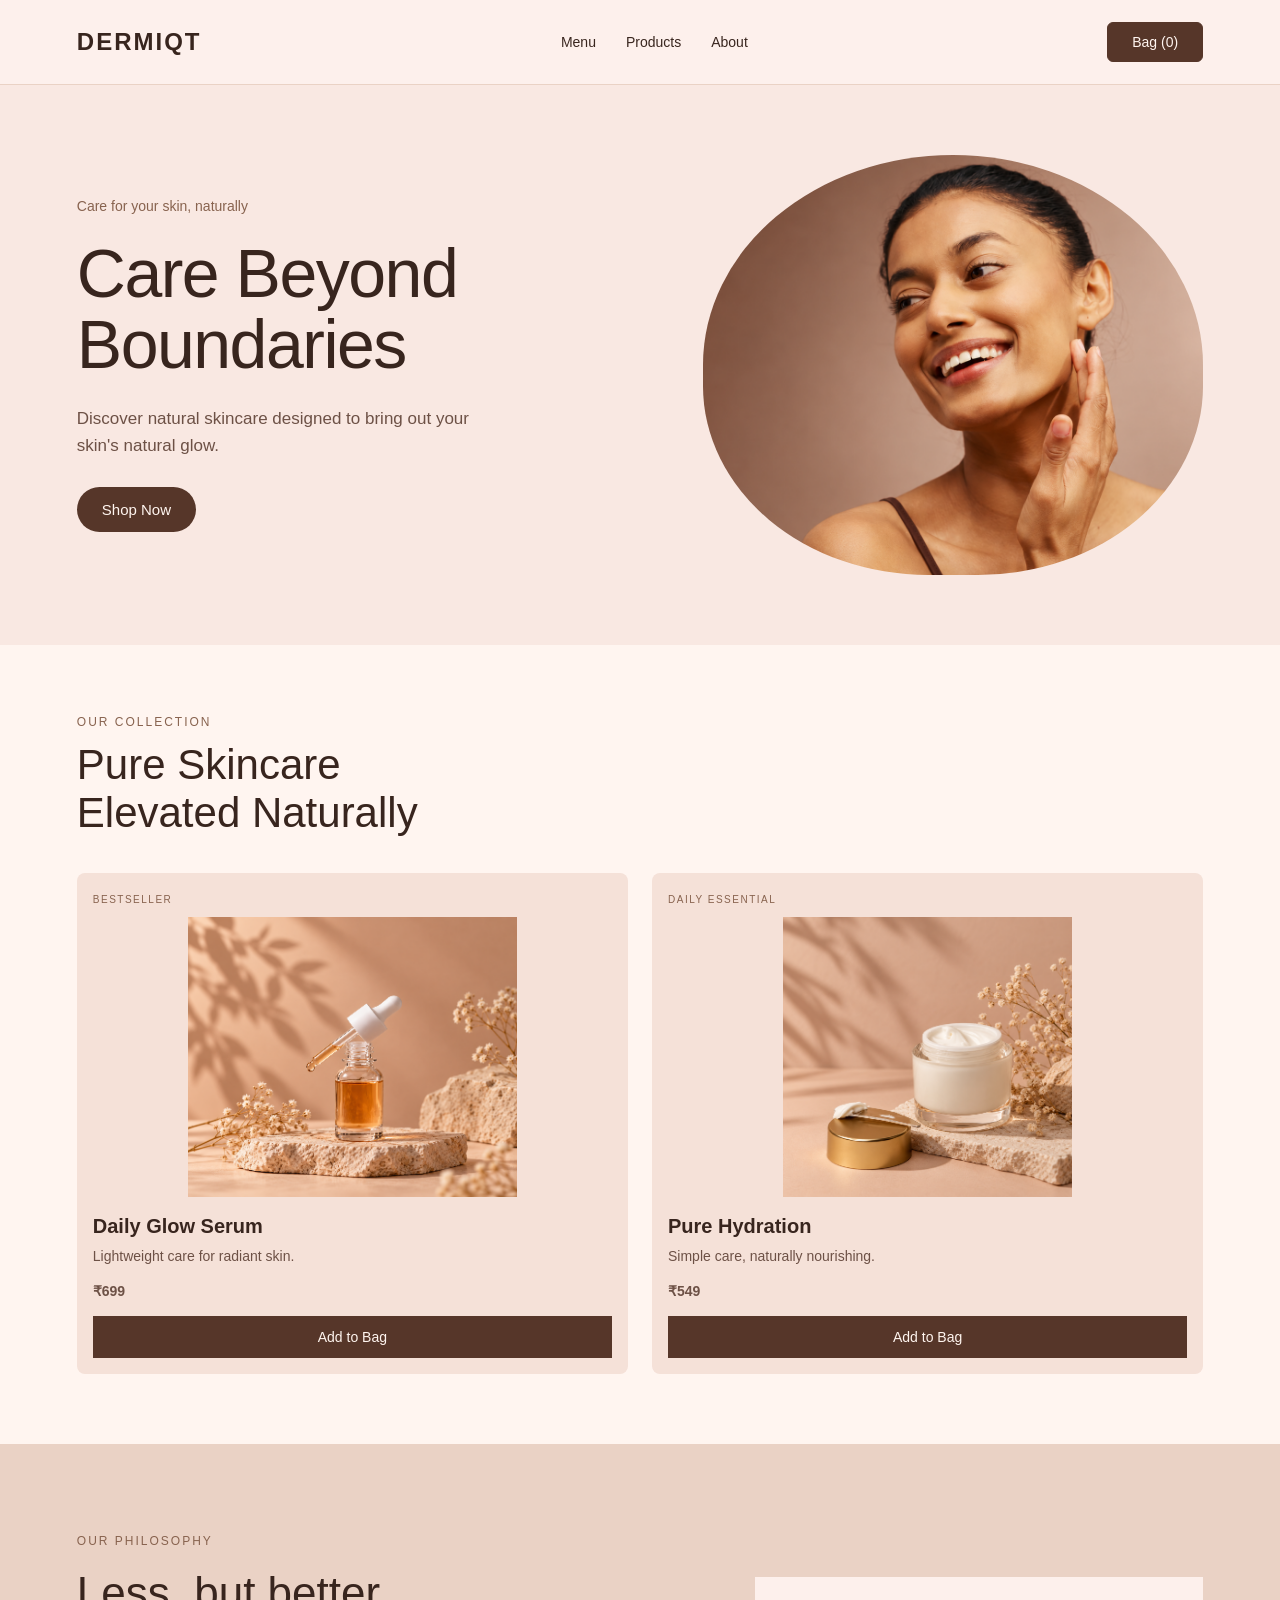
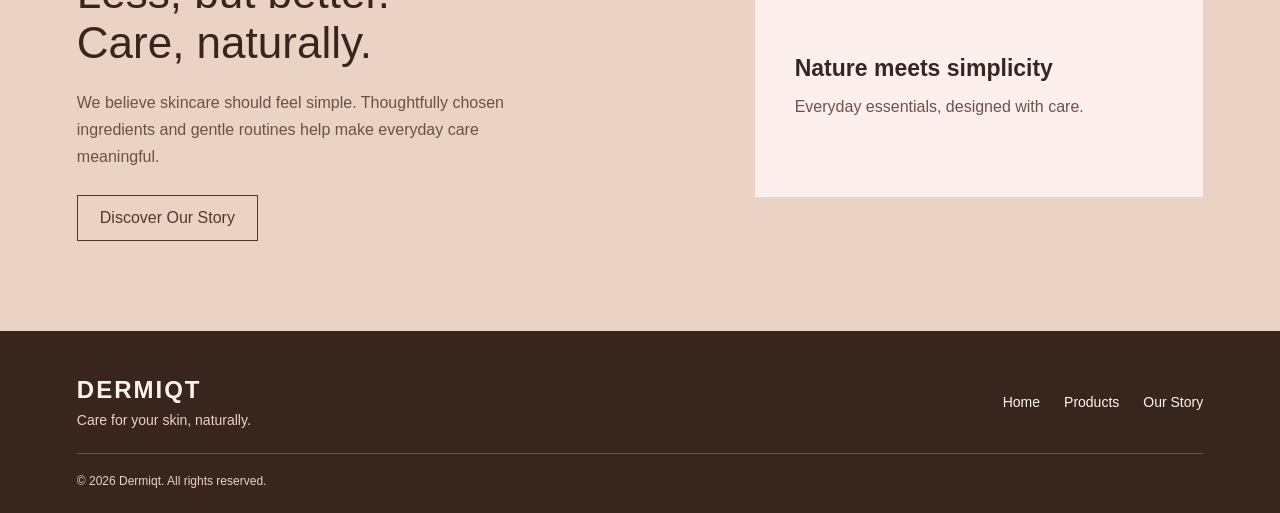
<file: index.html>
<!DOCTYPE html>
<html lang="en">
<head>
    <meta charset="UTF-8">
    <meta name="viewport" content="width=device-width, initial-scale=1.0">
    <title>Dermiqt | Pure Skincare</title>
    <link rel="stylesheet" href="style.css">
</head>

<body>
    <header class="navbar">
        <a href="index.html" class="logo">DERMIQT</a>

        <nav>
            <a href="#menu">Menu</a>
            <a href="#products">Products</a>
            <a href="#about">About</a>
        </nav>

        <button class="shop-btn" id="open-cart">
            Bag (<span id="cart-count">0</span>)
        </button>
    </header>
    
<main>
    <section class="hero" id="menu">
        <div class="hero-content">
            <p class="tagline">Care for your skin, naturally</p>

            <h1>Care Beyond<br>Boundaries</h1>

            <p class="hero-description">
                Discover natural skincare designed
                to bring out your skin's natural glow.
            </p>

            <button class="hero-btn" onclick="document.getElementById('products').scrollIntoView({ behavior: 'smooth' })">
                Shop Now
            </button>
        </div>
        <div class="hero-image">
            <img src="images/skincare-model.avif" alt="Skincare model">
        </div>

    </section>


   <section class="products" id="products">
        <div class="products-heading">
            <p>OUR COLLECTION</p>
            <h2>Pure Skincare<br>Elevated Naturally</h2>
        </div>
        <div class="product-grid">
            <div class="product-card">
                <span class="product-label">BESTSELLER</span>
                <img src="images/serum.png" alt="Daily Glow Serum">
                <h3>Daily Glow Serum</h3>
                <p>Lightweight care for radiant skin.</p>
                <p class="product-price">₹699</p>
                <button class="add-btn">Add to Bag</button>
            </div>
            <div class="product-card">
                <span class="product-label">DAILY ESSENTIAL</span>
                <img src="images/cream.png" alt="Pure Hydration Cream">
                <h3>Pure Hydration</h3>
                <p>Simple care, naturally nourishing.</p>
                <p class="product-price">₹549</p>
                <button class="add-btn">Add to Bag</button>
            </div>
        </div>
    </section>
    <section class="brand-story" id="about">
        <div class="story-content">
            <p class="story-label">OUR PHILOSOPHY</p>
            <h2>Less, but better.<br>Care, naturally.</h2>
            <p>
                We believe skincare should feel simple.
                Thoughtfully chosen ingredients and gentle
                routines help make everyday care meaningful.
            </p>
            <a href="about.html" class="story-btn">
                Discover Our Story
            </a>
        </div>
        <div class="story-highlight">
            <h3>Nature meets simplicity</h3>
            <p>Everyday essentials, designed with care.</p>
        </div>
    </section>
</main>
<footer class="site-footer">
    <div class="footer-brand">
        <h2>DERMIQT</h2>
        <p>Care for your skin, naturally.</p>
    </div>

    <div class="footer-links">
        <a href="index.html">Home</a>
        <a href="index.html#products">Products</a>
        <a href="about.html">Our Story</a>
    </div>

    <p class="copyright">© 2026 Dermiqt. All rights reserved.</p>
</footer>
<div class="cart-overlay" id="cart-overlay">
    <div class="cart-panel">
        <button class="close-cart" id="close-cart">&times;</button>
        <p class="cart-label">YOUR SELECTION</p>
        <h2>Your Bag</h2>

        <div id="cart-items">
            <p>Your bag is empty.</p>
        </div>

        <div class="cart-summary">
            <p>Subtotal <span>₹<span id="cart-total">0</span></span></p>
            <button class="continue-shopping" id="continue-shopping">
                Continue Shopping
            </button>
        </div>
    </div>
</div>
    <script src="script.js"></script>
</body>
</html>
</file>
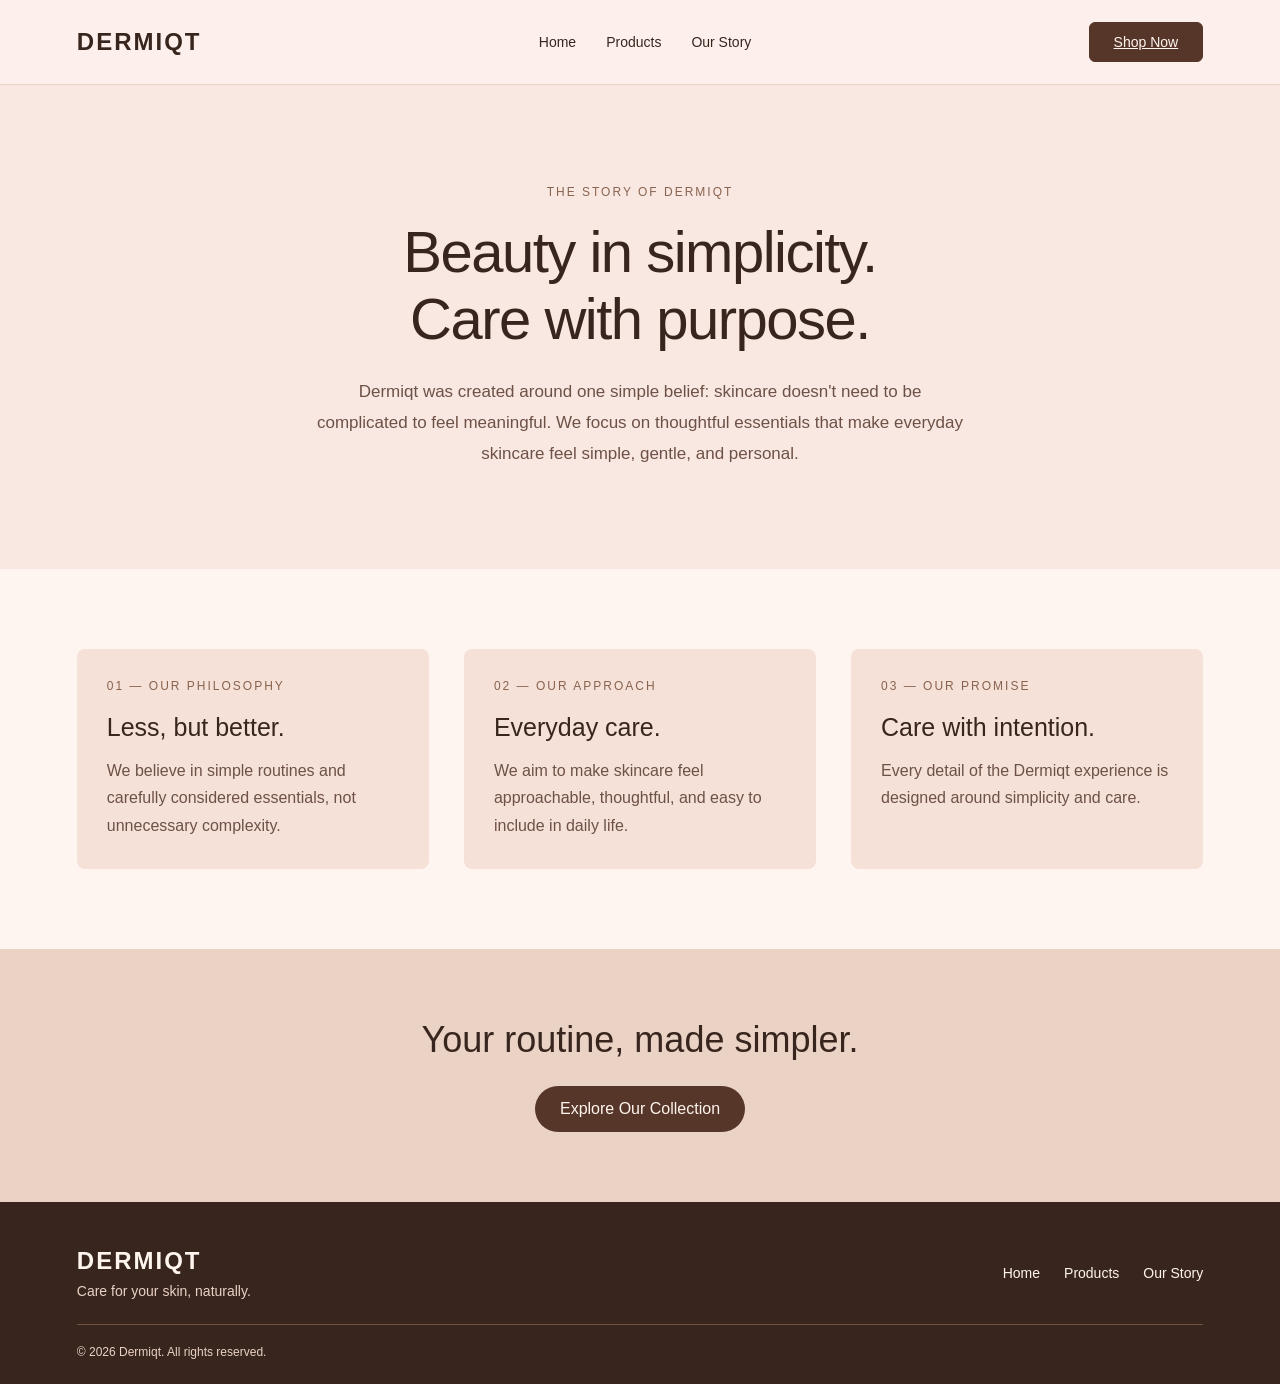
<file: about.html>
<!DOCTYPE html>
<html lang="en">
<head>
    <meta charset="UTF-8">
    <meta name="viewport" content="width=device-width, initial-scale=1.0">
    <title>Our Story | Dermiqt</title>
    <link rel="stylesheet" href="style.css">
</head>
<body>

    <header class="navbar">
        <a href="index.html" class="logo">DERMIQT</a>

        <nav>
            <a href="index.html">Home</a>
            <a href="index.html#products">Products</a>
            <a href="about.html">Our Story</a>
        </nav>

        <a href="index.html#products" class="shop-btn">Shop Now</a>
    </header>

    <main>
        <section class="about-hero">
            <p class="story-label">THE STORY OF DERMIQT</p>
            <h1>Beauty in simplicity.<br>Care with purpose.</h1>
            <p>
                Dermiqt was created around one simple belief:
                skincare doesn't need to be complicated to feel meaningful.
                We focus on thoughtful essentials that make everyday
                skincare feel simple, gentle, and personal.
            </p>
        </section>
        <section class="about-values">
            <div>
                <p class="story-label">01 — OUR PHILOSOPHY</p>
                <h2>Less, but better.</h2>
                <p>We believe in simple routines and carefully considered essentials, not unnecessary complexity.</p>
            </div>
            <div>
                <p class="story-label">02 — OUR APPROACH</p>
                <h2>Everyday care.</h2>
                <p>We aim to make skincare feel approachable, thoughtful, and easy to include in daily life.</p>
            </div>
            <div>
                <p class="story-label">03 — OUR PROMISE</p>
                <h2>Care with intention.</h2>
                <p>Every detail of the Dermiqt experience is designed around simplicity and care.</p>
            </div>
        </section>
        <div class="about-cta">
            <h2>Your routine, made simpler.</h2>
            <a href="index.html#products" class="about-shop-link">Explore Our Collection</a>
        </div>
    </main>
    <footer class="site-footer">
        <div class="footer-brand">
            <h2>DERMIQT</h2>
            <p>Care for your skin, naturally.</p>
        </div>
        <div class="footer-links">
            <a href="index.html">Home</a>
            <a href="index.html#products">Products</a>
            <a href="about.html">Our Story</a>
        </div>
        <p class="copyright">© 2026 Dermiqt. All rights reserved.</p>
    </footer>
</body>
</html>
</file>
<file: style.css>
/* =========================
   1. GLOBAL STYLES
========================= */

* {
    margin: 0;
    padding: 0;
    box-sizing: border-box;
}

html {
    scroll-behavior: smooth;
}

body {
    font-family: Arial, sans-serif;
    background-color: #fdf0ec;
    color: #38251e;
}


/* =========================
   2. NAVBAR
========================= */

.navbar {
    display: flex;
    justify-content: space-between;
    align-items: center;
    padding: 22px 6%;
    border-bottom: 1px solid #ead2c5;
}

.logo {
    font-size: 24px;
    font-weight: bold;
    letter-spacing: 2px;
    text-decoration: none;
    color: #38251e;
}

nav {
    display: flex;
    gap: 30px;
}

nav a {
    text-decoration: none;
    color: #38251e;
    font-size: 14px;
    transition: color 0.3s ease;
}

nav a:hover {
    color: #a16f55;
}

.shop-btn {
    background-color: #563629;
    color: #fff5f0;
    border: 1px solid #563629;
    padding: 11px 24px;
    border-radius: 6px;
    cursor: pointer;
    font-size: 14px;
    font-weight: 500;
    transition: background-color 0.3s ease;
}

.shop-btn:hover {
    background-color: #76503f;
    border-color: #76503f;
}


/* =========================
   3. HERO SECTION
========================= */

.hero {
    background-color: #f9e8e2;
    color: #38251e;
    min-height: 560px;
    padding: 70px 6%;
    display: flex;
    align-items: center;
    justify-content: space-between;
    gap: 60px;
}

.hero-content {
    flex: 1;
    max-width: 650px;
}

.tagline {
    font-size: 14px;
    margin-bottom: 24px;
    color: #88634f;
}

.hero h1 {
    font-size: 68px;
    line-height: 1.05;
    font-weight: 500;
    margin-bottom: 24px;
    letter-spacing: -1.5px;
}

.hero-description {
    font-size: 17px;
    line-height: 1.6;
    max-width: 400px;
    margin-bottom: 28px;
    color: #6d5146;
}

.hero-btn {
    background-color: #563629;
    color: #fff5ef;
    border: none;
    padding: 14px 25px;
    border-radius: 25px;
    font-size: 15px;
    cursor: pointer;
    transition: background-color 0.3s ease;
}

.hero-btn:hover {
    background-color: #76503f;
}

.hero-image {
    flex: 1;
    max-width: 500px;
    height: 420px;
    overflow: hidden;
    border-radius: 50% 50% 45% 45%;
}

.hero-image img {
    width: 100%;
    height: 100%;
    object-fit: cover;
    object-position: center 25%;
    display: block;
}
.hero-image img {
    transition: transform 0.5s ease;
}

.hero-image:hover img {
    transform: scale(1.04);
}

/* =========================
   4. PRODUCT COLLECTION
========================= */

.products {
    background-color: #fff5f0;
    padding: 70px 6%;
}

.products-heading {
    margin-bottom: 35px;
}

.products-heading > p {
    color: #88634f;
    font-size: 12px;
    letter-spacing: 2px;
    margin-bottom: 12px;
}

.products-heading h2 {
    color: #38251e;
    font-size: 42px;
    line-height: 1.15;
    font-weight: 500;
}

.product-grid {
    display: grid;
    grid-template-columns: repeat(2, minmax(0, 1fr));
    gap: 24px;
    align-items: start;
}

.product-card {
    background-color: #f5e1d8;
    padding: 16px;
    transition: transform 0.3s ease;
    border-radius: 8px;
}

.product-card:hover {
    transform: translateY(-5px);
}

.product-card img {
    width: 100%;
    height: 280px;
    object-fit: contain;
    object-position: center;
    display: block;
    margin-bottom: 18px;
    background-color: #f5e1d8;
    transition: transform 0.4s ease;
}

.product-card:hover img {
    transform: scale(1.04);
}

.product-label {
    display: inline-block;
    font-size: 10px;
    letter-spacing: 1.5px;
    color: #88634f;
    margin-bottom: 12px;
}

.product-card h3 {
    color: #38251e;
    font-size: 20px;
    margin-bottom: 8px;
}

.product-card p {
    color: #6d5146;
    font-size: 14px;
    line-height: 1.5;
}

.product-price {
    font-size: 18px;
    font-weight: 600;
    color: #38251e;
    margin: 14px 0;
}

.add-btn {
    display: block;
    width: 100%;
    padding: 13px;
    background-color: #563629;
    color: #fff5ef;
    border: none;
    font-size: 14px;
    cursor: pointer;
    transition: background-color 0.3s ease;
    transition: background-color 0.3s ease, transform 0.3s ease;
}

.add-btn:hover {
    background-color: #76503f;
    transform: translateY(-2px);
}


/* =========================
   5. BRAND STORY
========================= */

.brand-story {
    display: grid;
    grid-template-columns: 1.4fr 1fr;
    gap: 50px;
    align-items: center;
    padding: 90px 6%;
    background-color: #ead2c5;
}

.story-label {
    color: #88634f;
    font-size: 12px;
    letter-spacing: 2px;
    margin-bottom: 20px;
}

.story-content h2 {
    font-size: 44px;
    line-height: 1.15;
    font-weight: 500;
    margin-bottom: 20px;
}

.story-content > p:not(.story-label) {
    max-width: 430px;
    line-height: 1.7;
    color: #6d5146;
    margin-bottom: 25px;
}

.story-btn {
    padding: 13px 22px;
    border: 1px solid #563629;
    background: transparent;
    color: #563629;
    cursor: pointer;
    text-decoration: none;
    display: inline-block;
}

.story-btn:hover {
    background-color: #563629;
    color: #fff5ef;
}

.story-highlight {
    padding: 40px;
    background-color: #fdf0ec;
    min-height: 220px;
    display: flex;
    flex-direction: column;
    justify-content: center;
    transition: transform 0.3s ease, box-shadow 0.3s ease;
}

.story-highlight:hover {
    transform: translateY(-4px);
    box-shadow: 0 10px 25px rgba(56, 37, 30, 0.08);
}

.story-highlight span {
    color: #88634f;
    margin-bottom: 35px;
    font-size: 13px;
}

.story-highlight h3 {
    font-size: 23px;
    margin-bottom: 12px;
}

.story-highlight p {
    color: #6d5146;
    line-height: 1.6;
}


/* =========================
   6. SHOPPING CART OVERLAY
========================= */

.cart-overlay {
    display: none;
    position: fixed;
    inset: 0;
    background: rgba(56, 37, 30, 0.45);
    z-index: 1000;
}

.cart-panel {
    background-color: #241813;
    color: #fff5ef;
    width: 460px;
    max-width: 92%;
    height: 100%;
    margin-left: auto;
    padding: 35px 28px;
    overflow-y: auto;
    box-shadow: -8px 0 30px rgba(0, 0, 0, 0.25);
}

.cart-panel h2 {
    color: #38251e;
    font-size: 30px;
    margin-bottom: 30px;
}

.close-cart {
    float: right;
    border: none;
    background: transparent;
    color: #563629;
    font-size: 30px;
    cursor: pointer;
}

#cart-items {
    margin: 30px 0;
    line-height: 1.8;
}

.cart-item {
    display: flex;
    align-items: flex-start;
    gap: 16px;
    padding: 18px 0;
    margin-bottom: 12px;
    border-bottom: 1px solid #574035;
}

.cart-product-image {
    width: 100px;
    height: 110px;
    object-fit: contain;
    background-color: #f5e1d8;
    border-radius: 12px;
    padding: 8px;
    flex-shrink: 0;
}

.cart-product-details {
    flex: 1;
    min-width: 0;
}

.cart-product-details p {
    color: #ead2c5;
    margin-bottom: 8px;
}

.cart-product-details strong {
    color: #fff5ef;
    font-size: 15px;
}

.cart-product-details .item-subtotal {
    color: #fff5ef;
    font-weight: 600;
}

.cart-item p {
    margin-bottom: 8px;
}

.cart-item button {
    margin-top: 6px;
    padding: 8px 14px;
    border: 1px solid #8b604b;
    background: transparent;
    color: #563629;
    cursor: pointer;
    transition: background-color 0.3s ease, color 0.3s ease;
}

.cart-item button:hover {
    background-color: #563629;
    color: #fff5f0;
}

.cart-panel h3 {
    margin-top: 28px;
    font-size: 22px;
}


/* =========================
   7. QUANTITY CONTROLS
========================= */

.quantity-controls {
    display: flex;
    align-items: center;
    gap: 12px;
    margin: 14px 0;
}

.quantity-controls button {
    padding: 6px 12px;
    border: 1px solid #8b604b;
    background: transparent;
    color: #563629;
    cursor: pointer;
    font-size: 15px;
}

.quantity-controls button:hover {
    background-color: #563629;
    color: #fff5f0;
}

.quantity-controls span {
    min-width: 18px;
    text-align: center;
}

.item-subtotal {
    font-weight: 600;
    color: #38251e;
}


/* =========================
   8. RESPONSIVE DESIGN
========================= */

@media (max-width: 768px) {
    .navbar {
        padding: 18px 5%;
    }

    nav {
        gap: 12px;
    }

    .hero {
        flex-direction: column;
        align-items: flex-start;
    }

    .hero h1 {
        font-size: 42px;
    }

    .hero-image {
        width: 100%;
        max-width: 100%;
    }

    .product-grid {
        grid-template-columns: 1fr;
    }

    .products-heading h2 {
        font-size: 32px;
    }
}

@media (max-width: 600px) {
    .brand-story {
        grid-template-columns: 1fr;
        gap: 30px;
        padding: 55px 6%;
    }

    .story-content h2 {
        font-size: 34px;
    }

    .cart-panel {
        width: 100%;
        max-width: 100%;
        padding: 28px 22px;
    }
}

html, body {
    max-width: 100%;
    overflow-x: hidden;
}

/* ABOUT PAGE */

.about-hero {
    background-color: #f9e8e2;
    text-align: center;
    padding: 100px 15%;
}

.about-hero h1 {
    font-size: 58px;
    line-height: 1.15;
    font-weight: 500;
    letter-spacing: -1.5px;
    margin-bottom: 25px;
}

.about-hero > p:last-child {
    max-width: 650px;
    margin: 0 auto;
    color: #6d5146;
    font-size: 17px;
    line-height: 1.8;
}

.about-values {
    display: grid;
    grid-template-columns: repeat(3, 1fr);
    gap: 35px;
    padding: 80px 6%;
    background-color: #fff5f0;
}

.about-values > div {
    padding: 30px;
    background-color: #f5e1d8;
    border-radius: 8px;
    transition: transform 0.3s ease;
}

.about-values > div:hover {
    transform: translateY(-5px);
}

.about-values h2 {
    font-size: 25px;
    font-weight: 500;
    margin-bottom: 15px;
}

.about-values div > p:last-child {
    color: #6d5146;
    line-height: 1.7;
}

.about-cta {
    text-align: center;
    padding: 70px 20px;
    background-color: #ead2c5;
}

.about-cta h2 {
    font-size: 36px;
    font-weight: 500;
    margin-bottom: 25px;
}

.about-shop-link {
    display: inline-block;
    background-color: #563629;
    color: #fff5ef;
    text-decoration: none;
    padding: 14px 25px;
    border-radius: 25px;
    transition: background-color 0.3s ease;
}

.about-shop-link:hover {
    background-color: #76503f;
}

/* FOOTER */

.site-footer {
    background-color: #38251e;
    color: #fff5ef;
    padding: 45px 6% 25px;
    display: flex;
    justify-content: space-between;
    align-items: center;
    flex-wrap: wrap;
    gap: 25px;
}

.footer-brand h2 {
    font-size: 24px;
    letter-spacing: 2px;
    margin-bottom: 8px;
}

.footer-brand p {
    color: #ead2c5;
    font-size: 14px;
}

.footer-links {
    display: flex;
    gap: 24px;
}

.footer-links a {
    color: #fff5ef;
    text-decoration: none;
    font-size: 14px;
    transition: color 0.3s ease;
}

.footer-links a:hover {
    color: #d9b49f;
}

.copyright {
    width: 100%;
    border-top: 1px solid #76503f;
    padding-top: 20px;
    color: #ead2c5;
    font-size: 12px;
}
/* CART COLOR AND DESIGN FIX */

.cart-panel {
    background-color: #38251e;
    color: #fff5ef;
}

.cart-panel h2 {
    color: #fff5ef;
    margin-bottom: 24px;
}

.cart-label {
    color: #d9b49f;
    font-size: 12px;
    letter-spacing: 2px;
    margin-bottom: 8px;
}

.close-cart {
    color: #fff5ef;
}

.cart-item {
    border-bottom: 1px solid #76503f;
}

.cart-product-image {
    background-color: #f5e1d8;
    border-radius: 12px;
}

.cart-product-details p {
    color: #ead2c5;
}

.cart-product-details strong,
.cart-product-details .item-subtotal {
    color: #fff5ef;
}

.quantity-controls button,
.cart-item button {
    color: #fff5ef;
    border: 1px solid #a7836c;
    border-radius: 6px;
    background-color: transparent;
}

.quantity-controls button:hover,
.cart-item button:hover {
    background-color: #76503f;
    color: #fff5ef;
}

.quantity-controls span {
    color: #fff5ef;
}

.cart-summary {
    margin-top: 20px;
    padding-top: 18px;
}

.cart-summary > p {
    display: flex;
    justify-content: space-between;
    color: #ead2c5;
    font-size: 16px;
    margin-bottom: 22px;
}

.cart-summary > p > span {
    color: #fff5ef;
    font-weight: 600;
}

.continue-shopping {
    width: 100%;
    padding: 14px;
    border: none;
    border-radius: 8px;
    background-color: #ead2c5;
    color: #38251e;
    font-size: 15px;
    font-weight: 600;
    cursor: pointer;
    transition: background-color 0.3s ease;
}

.continue-shopping:hover {
    background-color: #f5e1d8;
}
</file>
